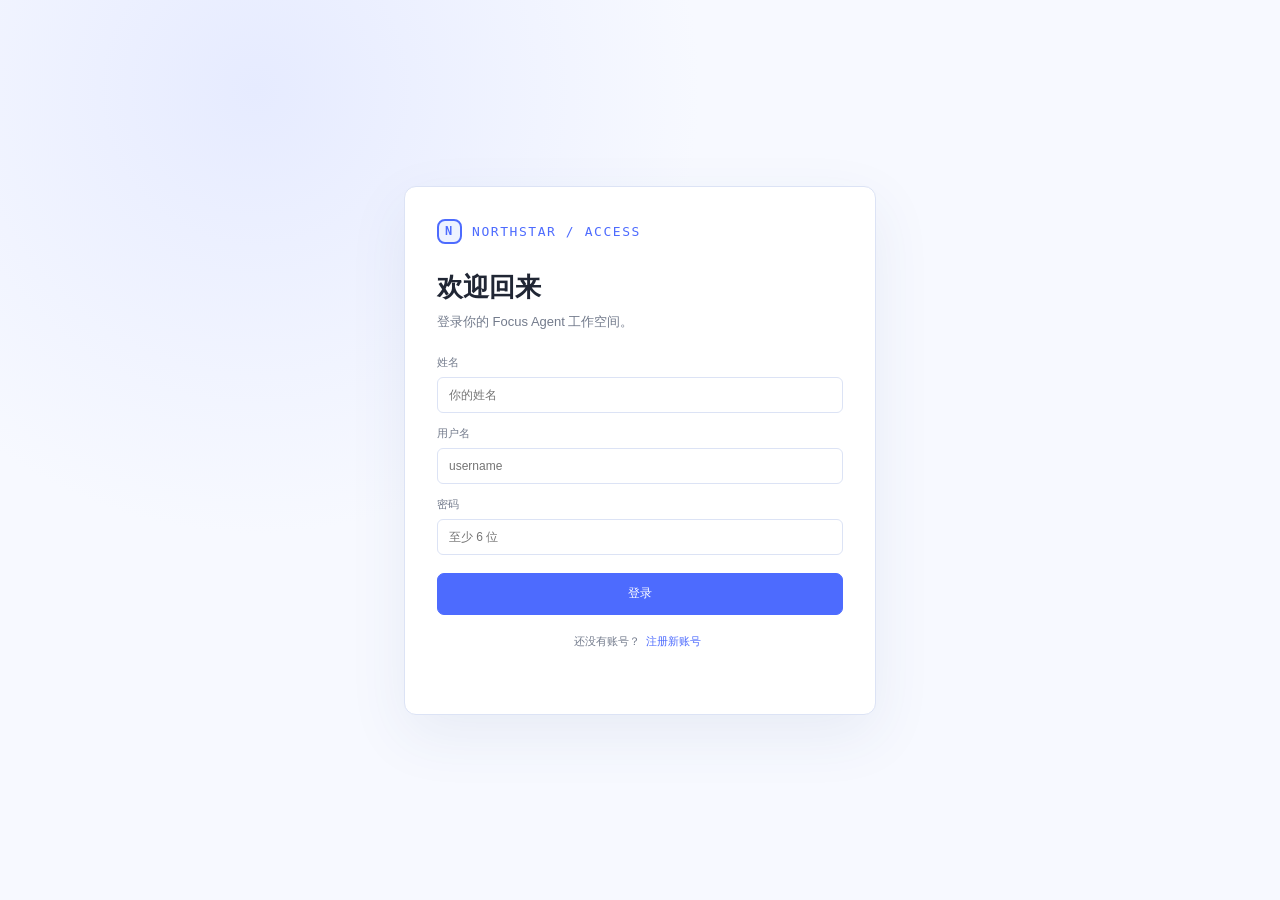
<file: fronted/login.html>
<!doctype html><html lang="zh-CN"><head><meta charset="UTF-8"><meta name="viewport" content="width=device-width,initial-scale=1"><title>Northstar · 登录</title><link rel="stylesheet" href="styles.css"></head><body class="login-page"><main class="login-shell"><div class="login-card"><div class="auth-brand"><span class="brand-mark">N</span><span>NORTHSTAR / ACCESS</span></div><h1 id="authTitle">欢迎回来</h1><p id="authDesc">登录你的 Focus Agent 工作空间。</p><form id="authForm" class="auth-form"><div class="field register-only" hidden><label>姓名</label><input name="real_name" placeholder="你的姓名"></div><div class="field"><label>用户名</label><input name="username" required placeholder="username"></div><div class="field"><label>密码</label><input name="password" required type="password" placeholder="至少 6 位"></div><button class="primary auth-submit" type="submit" id="authSubmit">登录</button></form><div class="auth-switch"><span id="authSwitchText">还没有账号？</span><button type="button" id="authSwitch">注册新账号</button></div><div id="loginToast" class="login-error" role="alert"></div></div></main><script src="login.js" defer></script></body></html>
</file>
<file: fronted/styles.css>
:root { --ink:#202634; --muted:#737b8c; --line:#dce3f5; --paper:#f7f9ff; --panel:#fff; --accent:#4d6bfe; --accent-deep:#3453ea; --accent-soft:#eff2ff; --cyan:#56d9ec; --coral:#e66c3f; --green:#28a77a; --danger:#d85858; }
    * { box-sizing:border-box; }
    body { margin:0; color:var(--ink); background:var(--paper); font-family:'Noto Sans SC', sans-serif; }
    button, input, textarea, select { font:inherit; }
    button { cursor:pointer; }
    .app { min-height:100vh; display:grid; grid-template-columns:240px 1fr; }
    .sidebar { background:#f1f4ff; border-right:1px solid var(--line); padding:26px 16px; display:flex; flex-direction:column; }
    .brand { display:flex; align-items:center; gap:10px; padding:0 12px 28px; font-family:'DM Mono',monospace; letter-spacing:.12em; font-size:15px; }
    .brand-mark { width:25px; height:25px; display:grid; place-items:center; border:2px solid var(--accent); color:var(--accent); border-radius:7px; font-size:12px; font-weight:600; }
    .new-chat { border:1px solid var(--accent); border-radius:7px; height:44px; background:var(--accent); color:#fff; font-size:14px; transition:.2s; }
    .new-chat:hover { background:var(--accent-deep); transform:translateY(-1px); }
    .nav-title { color:var(--muted); font-size:11px; letter-spacing:.14em; margin:28px 12px 10px; }
    .nav { display:grid; gap:4px; }
    .nav button { display:flex; align-items:center; gap:11px; width:100%; border:0; background:transparent; border-radius:6px; padding:11px 12px; color:#50596d; text-align:left; font-size:13px; transition:.18s; }
    .nav button:hover,.nav button.active { background:#dfe7ff; color:var(--ink); }
    .nav button.active { border-left:3px solid var(--accent); padding-left:9px; font-weight:700; }
    .nav-icon { width:20px; color:var(--accent); font-family:'DM Mono',monospace; font-size:16px; }
    .history-title { color:var(--muted); font-size:11px; letter-spacing:.14em; margin:28px 12px 10px; display:flex; justify-content:space-between; align-items:center; }
    .history { list-style:none; margin:0; padding:0; display:grid; gap:4px; overflow:auto; }
    .history li { padding:10px 12px; border-radius:6px; color:#60697b; font-size:12px; white-space:nowrap; overflow:hidden; text-overflow:ellipsis; cursor:pointer; }
    .history li:hover,.history li.active { background:#e5ebff; color:var(--ink); }
    .history li.active { border-left:3px solid var(--coral); padding-left:9px; font-weight:600; }
    .history-pager { display:flex; align-items:center; justify-content:space-between; padding:12px 8px 0; color:var(--muted); font-size:10px; }
    .history-pager button { border:1px solid var(--line); background:#fff; color:#66718a; border-radius:5px; width:25px; height:24px; }
    .history-pager button:disabled { opacity:.4; cursor:not-allowed; }
    .side-foot { margin-top:auto; color:var(--muted); font-size:11px; padding:16px 12px 0; display:flex; justify-content:space-between; }
    .main { min-width:0; display:grid; grid-template-rows:70px 1fr; }
    .topbar { border-bottom:1px solid var(--line); display:flex; align-items:center; justify-content:space-between; padding:0 44px; position:relative; background:#fbfcffcc; }
    .crumb { display:flex; align-items:center; gap:9px; color:var(--muted); font-size:12px; }
    .crumb strong { color:var(--ink); font-size:14px; }
    .user { display:flex; align-items:center; gap:10px; cursor:pointer; position:relative; }
    .avatar { width:39px; height:39px; border-radius:50%; border:1px solid #b8c7ff; background:#e3eaff; color:var(--accent-deep); display:grid; place-items:center; font-weight:700; font-size:13px; }
    .user-name { font-size:13px; font-weight:600; }
    .chev { color:var(--muted); font-size:12px; transition:.2s; }
    .user.open .chev { transform:rotate(180deg); }
    .menu { position:absolute; right:0; top:52px; width:180px; padding:7px; background:#fff; border:1px solid var(--line); border-radius:8px; box-shadow:0 12px 30px #1d241b15; display:none; z-index:30; }
    .user.open .menu { display:block; animation:fade .18s ease; }
    .menu button,.menu a { display:block; width:100%; text-align:left; border:0; background:transparent; padding:10px; border-radius:5px; font-size:13px; color:inherit; text-decoration:none; }
    .menu button:hover { background:var(--accent-soft); color:var(--accent-deep); }
    .content { padding:34px 52px 30px; max-width:1280px; width:100%; margin:auto; }
    .view { display:none; animation:rise .25s ease both; }
    .view.active { display:block; }
    .home-view { min-height:calc(100vh - 135px); display:none; flex-direction:column; }
    .home-view.active { display:flex; }
    .capabilities { display:grid; grid-template-columns:minmax(190px,1fr) 185px minmax(190px,1fr); grid-template-rows:repeat(2, minmax(132px,1fr)); gap:18px 32px; align-items:center; margin:auto; width:min(900px,100%); flex:1; }
    .cap { min-height:132px; padding:22px 23px; background:var(--panel); border:1px solid var(--line); border-radius:10px; display:flex; align-items:flex-start; justify-content:space-between; transition:.22s; }
    .cap:nth-child(1){grid-column:1;grid-row:1}.cap:nth-child(2){grid-column:3;grid-row:1}.cap:nth-child(3){grid-column:1;grid-row:2}.cap:nth-child(4){grid-column:3;grid-row:2}
    .cap:hover,.cap.selected { border-color:var(--accent); box-shadow:0 14px 24px #4d6bfe18; transform:translateY(-3px); }
    .cap h3 { font-size:16px; margin:0 0 7px; font-weight:700; }.cap p{color:var(--muted);font-size:12px;line-height:1.6;margin:0;max-width:220px}.cap-icon{width:35px;height:35px;display:grid;place-items:center;border-radius:9px;background:var(--accent-soft);color:var(--accent);font-size:18px;font-family:'DM Mono',monospace}
    .assistant-figure { grid-column:2; grid-row:1 / span 2; width:180px; justify-self:center; align-self:center; filter:drop-shadow(0 13px 11px #4d6bfe1b); animation:float 3.5s ease-in-out infinite; }
    .home-view.conversation-started .capabilities { display:none; }
    .home-view.conversation-started .home-messages { flex:1; max-height:none; padding-top:18px; }
    .home-messages { width:min(900px,100%); max-height:230px; margin:0 auto; padding:8px 18px; overflow:auto; flex:0 0 auto; background:transparent; }
    .composer-wrap { margin-top:auto; padding-top:42px; }.composer{background:#fff;border:1px solid var(--ink);border-radius:10px;padding:12px 13px 11px;box-shadow:0 5px 0 #2023210b}.composer textarea{width:100%;height:57px;border:0;resize:none;outline:0;font:inherit;font-size:14px;color:var(--ink);background:transparent}.composer textarea::placeholder{color:#9ba19c}.composer-bottom{display:flex;align-items:center;justify-content:space-between;gap:10px}.modes{display:flex;gap:7px;flex-wrap:wrap}.mode{border:1px solid var(--line);border-radius:6px;background:#fafbf9;color:#626962;padding:7px 10px;font-size:12px}.mode:hover,.mode.active{border-color:var(--accent);color:var(--accent-deep);background:var(--accent-soft)}.send{width:37px;height:37px;border:0;border-radius:8px;color:#fff;background:var(--accent);font-size:18px;transition:.2s}.send:hover{background:var(--accent-deep);transform:translateX(2px)}
    .page-head { display:flex; align-items:flex-end; justify-content:space-between; gap:18px; margin-bottom:24px; }.eyebrow{font-family:'DM Mono',monospace;color:var(--accent);font-size:11px;letter-spacing:.15em;text-transform:uppercase}.page-head h1{font-size:27px;letter-spacing:-.02em;margin:6px 0 4px}.page-head p{color:var(--muted);font-size:13px;margin:0}.primary,.ghost,.danger{border-radius:7px;padding:10px 14px;font-size:12px;transition:.18s}.primary{border:1px solid var(--accent);background:var(--accent);color:#fff}.primary:hover{background:var(--accent-deep)}.ghost{border:1px solid var(--line);background:#fff;color:#566078}.ghost:hover{border-color:var(--accent);color:var(--accent-deep)}.danger{border:1px solid #f0c9c9;background:#fff7f7;color:var(--danger)}
    .stat-row{display:grid;grid-template-columns:repeat(4,1fr);gap:13px;margin-bottom:20px}.stat{background:#fff;border:1px solid var(--line);border-radius:9px;padding:16px 17px}.stat-label{font-size:11px;color:var(--muted)}.stat-value{font-family:'DM Mono',monospace;font-size:25px;margin-top:7px;color:var(--ink)}.stat-note{font-size:11px;color:var(--green);margin-top:4px}.table-shell{background:#fff;border:1px solid var(--line);border-radius:10px;overflow:hidden}.toolbar{padding:14px 16px;border-bottom:1px solid var(--line);display:flex;gap:9px;align-items:center;justify-content:space-between}.search{border:1px solid var(--line);border-radius:6px;padding:9px 11px;width:230px;outline:0;color:var(--ink);font-size:12px}.search:focus{border-color:var(--accent)}.select{border:1px solid var(--line);border-radius:6px;padding:8px 10px;color:#586276;background:#fff;font-size:12px}.table-scroll{overflow:auto}table{width:100%;border-collapse:collapse;min-width:700px}th,td{text-align:left;padding:14px 16px;border-bottom:1px solid #edf0f8;font-size:12px;white-space:nowrap}th{font-size:11px;letter-spacing:.04em;color:var(--muted);font-weight:600;background:#fbfcff}tr:last-child td{border-bottom:0}.skill-name{font-weight:700}.sub{display:block;font-size:11px;color:var(--muted);margin-top:3px}.status{display:inline-flex;align-items:center;gap:6px;font-size:11px}.dot{width:7px;height:7px;border-radius:50%;background:var(--green)}.status.off .dot{background:#aeb5c5}.status.off{color:var(--muted)}.switch{width:34px;height:20px;border:0;border-radius:99px;background:#cdd3df;padding:2px;display:inline-flex}.switch:after{content:'';width:16px;height:16px;background:#fff;border-radius:50%;transition:.18s}.switch.on{background:var(--accent)}.switch.on:after{transform:translateX(14px)}.row-actions{display:flex;gap:7px}.icon-btn{width:29px;height:29px;border:1px solid var(--line);border-radius:6px;background:#fff;color:#657087}.icon-btn:hover{border-color:var(--accent);color:var(--accent)}
    .conversation-layout{display:grid;grid-template-columns:280px 1fr;gap:16px;height:calc(100vh - 175px);min-height:570px}.conversation-list,.chat-panel{background:#fff;border:1px solid var(--line);border-radius:10px;overflow:hidden}.conversation-list header{padding:16px;border-bottom:1px solid var(--line);display:flex;justify-content:space-between;align-items:center}.conversation-list h3{font-size:14px;margin:0}.conversation-item{padding:13px 16px;border-bottom:1px solid #edf0f8;cursor:pointer}.conversation-item:hover,.conversation-item.active{background:#f2f5ff}.conversation-item.active{border-left:3px solid var(--accent);padding-left:13px}.conversation-item strong{font-size:12px}.conversation-item small{display:block;color:var(--muted);font-size:10px;margin-top:6px}.chat-panel{display:flex;flex-direction:column}.chat-header{padding:16px 20px;border-bottom:1px solid var(--line);display:flex;justify-content:space-between;align-items:center}.chat-header strong{font-size:14px}.chat-header span{font-size:11px;color:var(--muted)}.messages{flex:1;padding:28px 30px;overflow:auto;background:linear-gradient(#fbfcff,#fff)}.message{display:flex;gap:12px;margin-bottom:22px;max-width:720px}.message.me{margin-left:auto;justify-content:flex-end}.bubble{padding:13px 15px;border-radius:9px;background:#f0f3ff;color:#37405a;font-size:13px;line-height:1.7}.message.me .bubble{background:var(--accent);color:#fff}.msg-avatar{width:30px;height:30px;flex:0 0 30px;border-radius:8px;background:#e3eaff;color:var(--accent-deep);display:grid;place-items:center;font-size:11px;font-weight:700}.message.me .msg-avatar{background:#ffdcca;color:#b84d29}.chat-compose{border-top:1px solid var(--line);padding:13px 15px;display:flex;gap:9px}.chat-compose input{flex:1;border:1px solid var(--line);border-radius:7px;padding:10px 12px;outline:0;font-size:12px}.chat-compose input:focus{border-color:var(--accent)}
    .account-grid{display:grid;grid-template-columns:1fr 1.35fr;gap:16px;align-items:start}.scope-panel{background:#202634;color:#fff;border-radius:10px;padding:22px}.scope-panel .eyebrow{color:var(--cyan)}.scope-panel h2{font-size:21px;margin:8px 0 20px}.scope-line{display:flex;justify-content:space-between;padding:12px 0;border-bottom:1px solid #ffffff1c;font-size:12px}.scope-line:last-child{border:0}.scope-line span{color:#aeb8d3}.account-table{background:#fff;border:1px solid var(--line);border-radius:10px;overflow:hidden}.account-table h3{font-size:14px;margin:0;padding:17px 18px;border-bottom:1px solid var(--line)}.account-entry{display:flex;align-items:center;justify-content:space-between;padding:15px 18px;border-bottom:1px solid #edf0f8}.account-entry:last-child{border:0}.account-entry strong{display:block;font-size:12px}.account-entry span{display:block;color:var(--muted);font-size:11px;margin-top:4px}.badge{font-size:10px;padding:5px 8px;border-radius:99px;background:#eef8f4;color:#16835d}.notice{margin-top:16px;background:#fff7e9;border:1px solid #f1d7a5;border-radius:8px;padding:13px 15px;color:#8d6524;font-size:11px;line-height:1.6}.notice b{display:block;color:#704b10;margin-bottom:3px}
    .settings-grid{display:grid;grid-template-columns:1.1fr .9fr;gap:16px}.settings-panel{background:#fff;border:1px solid var(--line);border-radius:10px;padding:20px}.settings-panel h3{font-size:14px;margin:0 0 17px}.form-grid{display:grid;grid-template-columns:1fr 1fr;gap:14px}.field{display:grid;gap:7px}.field.full{grid-column:1 / -1}.field label{font-size:11px;color:var(--muted)}.field input{width:100%;border:1px solid var(--line);border-radius:6px;padding:10px 11px;outline:0;color:var(--ink);font-size:12px}.field input:focus{border-color:var(--accent)}.form-actions{display:flex;justify-content:flex-end;margin-top:18px}.system-list{display:grid;gap:10px}.system-row{display:flex;align-items:center;justify-content:space-between;padding:12px 0;border-bottom:1px solid #edf0f8;font-size:12px}.system-row:last-child{border-bottom:0}.system-ok{color:var(--green);font-size:11px}.gap-list{display:grid;gap:10px}.gap-item{padding:11px 12px;border-left:3px solid var(--coral);background:#fff7f2;font-size:11px;line-height:1.55;color:#714737}.gap-item code{font-family:'DM Mono',monospace;color:#a74c2b;font-size:10px}
    .auth-view{min-height:calc(100vh - 135px);display:none;align-items:center;justify-content:center}.auth-view.active{display:flex}.auth-card{width:min(430px,100%);background:#fff;border:1px solid var(--line);border-radius:12px;padding:30px;box-shadow:0 18px 40px #34478410}.auth-brand{display:flex;align-items:center;gap:10px;font-family:'DM Mono',monospace;letter-spacing:.12em;font-size:13px;color:var(--accent);margin-bottom:26px}.auth-card h1{font-size:24px;margin:0 0 8px}.auth-card p{font-size:12px;color:var(--muted);margin:0 0 22px}.auth-form{display:grid;gap:13px}.auth-form .field{gap:7px}.auth-submit{margin-top:5px;width:100%;height:42px}.auth-switch{text-align:center;color:var(--muted);font-size:11px;margin-top:18px}.auth-switch button{border:0;background:transparent;color:var(--accent);font-size:11px}.toast{position:fixed;right:28px;bottom:28px;padding:12px 16px;background:var(--ink);color:#fff;border-radius:7px;font-size:13px;opacity:0;pointer-events:none;transform:translateY(8px);transition:.25s;z-index:50}.toast.show{opacity:1;transform:translateY(0)}.modal-backdrop{position:fixed;inset:0;background:#20263455;display:none;place-items:center;z-index:40}.modal-backdrop.open{display:grid}.modal{width:min(440px,calc(100% - 32px));background:#fff;border-radius:10px;padding:22px;border:1px solid var(--line);box-shadow:0 20px 60px #20263430}.modal-head{display:flex;justify-content:space-between;align-items:center;margin-bottom:18px}.modal-head h3{font-size:16px;margin:0}.modal-close{border:0;background:transparent;color:var(--muted);font-size:20px}.modal-actions{display:flex;justify-content:flex-end;gap:8px;margin-top:20px}
    .stream-block{margin:0 0 12px 42px;border:1px solid var(--line);border-radius:7px;background:#fbfcff;font-size:12px;color:var(--muted)}.stream-block summary{cursor:pointer;padding:10px 12px;color:#64708a}.stream-content{padding:0 12px 11px;color:#4d5871;line-height:1.6}.stream-block[open] summary{border-bottom:1px solid var(--line)}.stream-block.thinking{border-left:3px solid #9b8cf5}.stream-block.tool{border-left:3px solid var(--cyan)}.bubble pre{white-space:pre-wrap;overflow:auto;background:#202634;color:#e9edff;padding:10px;border-radius:5px}.bubble code,.stream-content code{font-family:'DM Mono',monospace}.login-page{min-height:100vh;display:grid;place-items:center;background:radial-gradient(circle at 20% 10%,#e6ebff 0,transparent 34%),var(--paper)}.login-shell{width:min(100%,520px);padding:24px}.login-card{background:#fff;border:1px solid var(--line);border-radius:12px;padding:32px;box-shadow:0 20px 60px #34478414}.login-card h1{font-size:26px;margin:0 0 8px}.login-card p{font-size:13px;color:var(--muted);margin:0 0 24px}.login-error{min-height:18px;color:var(--danger);font-size:12px;text-align:center;margin-top:14px}
    .loading-message .bubble{display:flex;align-items:center;gap:9px;color:var(--muted)}.spinner{width:15px;height:15px;border:2px solid #d7def8;border-top-color:var(--accent);border-radius:50%;animation:spin .75s linear infinite;flex:0 0 auto}.bubble h1,.bubble h2,.bubble h3{margin:0 0 10px;font-size:1.1em}.bubble p{margin:0 0 9px}.bubble ul,.bubble ol{margin:6px 0 10px;padding-left:21px}.bubble li{margin:3px 0}.bubble table{width:100%;min-width:0;margin:8px 0;border-collapse:collapse}.bubble th,.bubble td{padding:7px 9px;border:1px solid var(--line);white-space:normal}.bubble blockquote{margin:8px 0;padding:6px 11px;border-left:3px solid var(--accent);color:var(--muted);background:#f8f9ff}.bubble a{color:var(--accent-deep);text-decoration:underline}.bubble hr{border:0;border-top:1px solid var(--line);margin:12px 0}
    @keyframes fade{from{opacity:0;transform:translateY(-4px)}to{opacity:1;transform:none}}@keyframes rise{from{opacity:0;transform:translateY(5px)}to{opacity:1;transform:none}}@keyframes float{0%,100%{transform:translateY(0)}50%{transform:translateY(-8px)}}@keyframes spin{to{transform:rotate(360deg)}}
    @media (max-width:900px){.sidebar{width:200px}.app{grid-template-columns:200px 1fr}.content{padding-left:28px;padding-right:28px}.stat-row{grid-template-columns:repeat(2,1fr)}.account-grid,.settings-grid{grid-template-columns:1fr}}
    @media (max-width:680px){.app{grid-template-columns:1fr}.sidebar{display:none}.main{grid-template-rows:62px 1fr}.topbar{padding:0 20px}.crumb{display:none}.user-name{display:none}.content{padding:25px 18px 20px}.capabilities{grid-template-columns:1fr 1fr;grid-template-rows:auto;gap:12px;margin:auto 0 20px}.cap{min-height:108px;padding:16px}.cap:nth-child(n){grid-column:auto;grid-row:auto}.assistant-figure{grid-column:1 / span 2;grid-row:1;width:132px;order:-1}.cap p{display:none}.composer-wrap{padding-top:8px}.page-head{align-items:flex-start;flex-direction:column}.page-head h1{font-size:23px}.toolbar{align-items:stretch;flex-direction:column}.search{width:100%}.conversation-layout{grid-template-columns:1fr;height:auto;min-height:0}.conversation-list{max-height:280px}.chat-panel{min-height:510px}.form-grid{grid-template-columns:1fr}.field.full{grid-column:auto}.stat-row{gap:9px}.stat{padding:13px}.stat-value{font-size:21px}}
    html,body{height:100%;overflow:hidden}.app{height:100vh;min-height:0}.sidebar{min-height:0;overflow:hidden}.main,.content,.home-view{background:#fff}.main{min-height:0;overflow:hidden}.content{min-height:0;height:100%;overflow:hidden}.home-view{height:100%;min-height:0;overflow:hidden}.home-messages{min-height:0}.conversation-layout{min-height:0;height:100%}.conversation-list,.chat-panel{min-height:0}.messages{min-height:0}.composer-wrap{flex:0 0 auto}
    /* Chat workspace layout: calm center stage with a persistent composer. */
    .sidebar{background:#f8f9fb;border-right-color:#e7e9ee;padding:22px 14px}.brand{padding:0 12px 24px;color:#2f3747}.brand-mark{border-radius:8px;background:#edf2ff}.new-chat{height:48px;border-radius:24px;background:#fff;color:#3d4657;border-color:#e4e7ed;box-shadow:0 2px 8px #1e2a4a12;font-weight:500}.new-chat:hover{background:#f5f7ff;border-color:#cbd6ff;color:var(--accent-deep);transform:none}.history-title{margin:30px 12px 12px;color:#a2a8b4}.history{gap:2px}.history li{padding:11px 12px;color:#404856;font-size:13px}.history li:hover,.history li.active{background:#eef2f8;color:#202634}.history li.active{border-left:0;padding-left:12px;font-weight:600}.topbar{height:70px;background:#fff;border-bottom-color:#eceef2;padding:0 36px}.content{max-width:none;padding:0 42px}.home-view{position:relative;align-items:center}.welcome-panel{position:absolute;left:50%;top:35%;transform:translate(-50%,-50%);display:flex;flex-direction:column;align-items:center;gap:16px;color:#18202e}.welcome-mark{width:42px;height:42px;border-radius:14px;display:grid;place-items:center;background:#edf2ff;color:var(--accent);font-weight:800;font-size:22px}.welcome-panel h1{font-size:28px;letter-spacing:-.02em;margin:0;font-weight:700}.welcome-modes{display:flex;align-items:center;border:1px solid #e6e8ee;border-radius:24px;padding:3px;background:#fff;box-shadow:0 5px 18px #23315a0d}.welcome-modes .mode{border:0;border-radius:20px;padding:9px 18px;background:transparent;color:#515a6b}.welcome-modes .mode.active{background:#edf3ff;color:#4c6bdb;box-shadow:inset 0 0 0 1px #cfdbff}.capabilities{display:none}.home-view.conversation-started .welcome-panel{display:none}.home-messages{width:min(920px,100%);max-height:none;flex:1;padding:34px 12px 18px;margin:0 auto}.composer-wrap{width:min(920px,100%);padding:0 0 30px;margin-top:auto}.composer{border:1px solid #d8dce5;border-radius:16px;padding:14px 16px 12px;box-shadow:0 8px 30px #25345d12}.composer textarea{height:74px;font-size:15px}.composer-bottom{align-items:center}.modes .mode{border-radius:18px;padding:8px 13px;background:#fafbfc}.send{width:40px;height:40px;border-radius:50%;font-size:20px}.message{max-width:780px}.bubble{font-size:14px;border-radius:12px}.messages{background:#fff}
    .mode-symbol{display:inline-grid;place-items:center;width:18px;height:18px;margin-right:5px;border-radius:50%;font-size:10px;background:#eef1f7;color:#667085}.welcome-modes .mode.active .mode-symbol{background:#dbe6ff;color:#4c6bdb}
    @media (max-width:680px){.content{padding:0 16px}.topbar{padding:0 18px}.welcome-panel{top:30%}.welcome-panel h1{font-size:24px}.welcome-modes .mode{padding:8px 10px;font-size:11px}.composer-wrap{padding-bottom:16px}.composer textarea{height:62px}}

/* Keep streamed Markdown inside the chat column, including large images/tables. */
.message { max-width: min(920px, 100%); min-width: 0; }
.bubble { min-width: 0; max-width: 100%; overflow: hidden; overflow-wrap: anywhere; word-break: break-word; }
.bubble img { display: block; max-width: 100%; height: auto; object-fit: contain; }
.bubble table { display: block; max-width: 100%; overflow-x: auto; }
</file>
